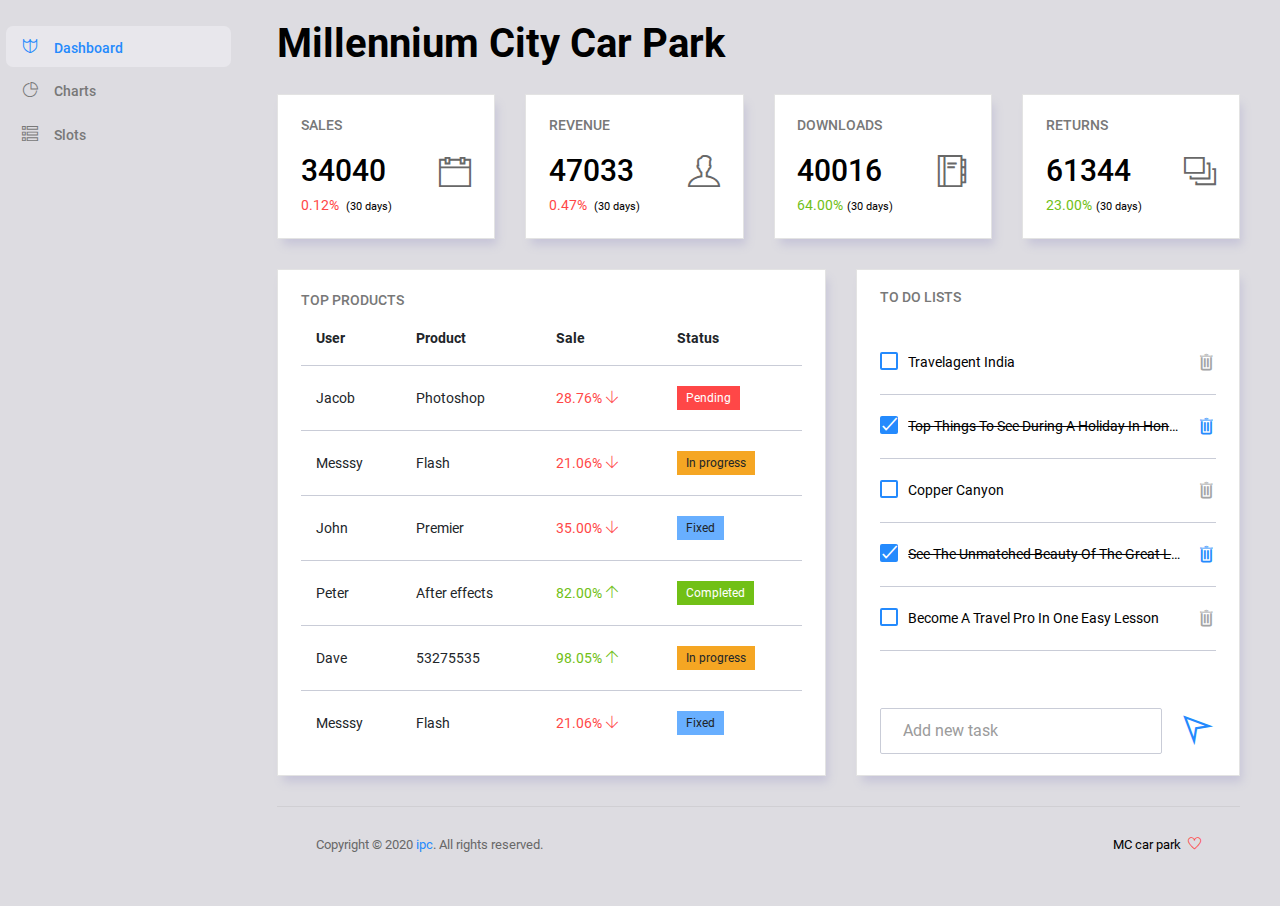
<file: template/index.html>
<!DOCTYPE html>
<html lang="en">

<head>
  <!-- Required meta tags -->
  <meta charset="utf-8">
  <meta name="viewport" content="width=device-width, initial-scale=1, shrink-to-fit=no">
  <title>Millennium  City Admin</title>
  <!-- plugins:css -->
  <link rel="stylesheet" href="vendors/ti-icons/css/themify-icons.css">
  <link rel="stylesheet" href="vendors/base/vendor.bundle.base.css">

  <link rel="stylesheet" href="css/style.css">
  <!-- endinject -->
  <link rel="shortcut icon" href="images/favicon.png" />
</head>
<body>
  <div class="container-scroller">
    <!-- partial:partials/_navbar.html -->

    <!-- partial -->
    <div class="container-fluid page-body-wrapper">
      <!-- partial:partials/_sidebar.html -->

      <nav class="sidebar sidebar-offcanvas" id="sidebar">
        <ul class="nav">
          <li class="nav-item">
            <a class="nav-link" href="index.html">
              <i class="ti-shield menu-icon"></i>
              <span class="menu-title">Dashboard</span>
            </a>
          </li>
          <li class="nav-item">
            <a class="nav-link" href="pages/charts/chartjs.html">
              <i class="ti-pie-chart menu-icon"></i>
              <span class="menu-title">Charts</span>
            </a>
          </li>
          <li class="nav-item">
            <a class="nav-link" href="pages/tables/basic-table.html">
              <i class="ti-view-list-alt menu-icon"></i>
              <span class="menu-title">Slots</span>
            </a>
          </li>
        </ul>
      </nav>
      <!-- partial -->
      <div class="main-panel">
        <div class="content-wrapper">
          <div class="row">
            <div class="col-md-12 grid-margin">
              <div class="d-flex justify-content-between align-items-center">
                <div>
                  <h2 class="font-weight-bold mb-0">Millennium City Car Park</h2>
                </div>
              </div>
            </div>
          </div>
          <div class="row">
            <div class="col-md-3 grid-margin stretch-card">
              <div class="card">
                <div class="card-body">
                  <p class="card-title text-md-center text-xl-left">Sales</p>
                  <div class="d-flex flex-wrap justify-content-between justify-content-md-center justify-content-xl-between align-items-center">
                    <h3 class="mb-0 mb-md-2 mb-xl-0 order-md-1 order-xl-0">34040</h3>
                    <i class="ti-calendar icon-md text-muted mb-0 mb-md-3 mb-xl-0"></i>
                  </div>  
                  <p class="mb-0 mt-2 text-danger">0.12% <span class="text-black ml-1"><small>(30 days)</small></span></p>
                </div>
              </div>
            </div>
            <div class="col-md-3 grid-margin stretch-card">
              <div class="card">
                <div class="card-body">
                  <p class="card-title text-md-center text-xl-left">Revenue</p>
                  <div class="d-flex flex-wrap justify-content-between justify-content-md-center justify-content-xl-between align-items-center">
                    <h3 class="mb-0 mb-md-2 mb-xl-0 order-md-1 order-xl-0">47033</h3>
                    <i class="ti-user icon-md text-muted mb-0 mb-md-3 mb-xl-0"></i>
                  </div>  
                  <p class="mb-0 mt-2 text-danger">0.47% <span class="text-black ml-1"><small>(30 days)</small></span></p>
                </div>
              </div>
            </div>
            <div class="col-md-3 grid-margin stretch-card">
              <div class="card">
                <div class="card-body">
                  <p class="card-title text-md-center text-xl-left">Downloads</p>
                  <div class="d-flex flex-wrap justify-content-between justify-content-md-center justify-content-xl-between align-items-center">
                    <h3 class="mb-0 mb-md-2 mb-xl-0 order-md-1 order-xl-0">40016</h3>
                    <i class="ti-agenda icon-md text-muted mb-0 mb-md-3 mb-xl-0"></i>
                  </div>  
                  <p class="mb-0 mt-2 text-success">64.00%<span class="text-black ml-1"><small>(30 days)</small></span></p>
                </div>
              </div>
            </div>
            <div class="col-md-3 grid-margin stretch-card">
              <div class="card">
                <div class="card-body">
                  <p class="card-title text-md-center text-xl-left">Returns</p>
                  <div class="d-flex flex-wrap justify-content-between justify-content-md-center justify-content-xl-between align-items-center">
                    <h3 class="mb-0 mb-md-2 mb-xl-0 order-md-1 order-xl-0">61344</h3>
                    <i class="ti-layers-alt icon-md text-muted mb-0 mb-md-3 mb-xl-0"></i>
                  </div>  
                  <p class="mb-0 mt-2 text-success">23.00%<span class="text-black ml-1"><small>(30 days)</small></span></p>
                </div>
              </div>
            </div>
          </div>

          <div class="row">
            <div class="col-md-7 grid-margin stretch-card">
              <div class="card">
                <div class="card-body">
                  <p class="card-title mb-0">Top Products</p>
                  <div class="table-responsive">
                    <table class="table table-hover">
                      <thead>
                        <tr>
                          <th>User</th>
                          <th>Product</th>
                          <th>Sale</th>
                          <th>Status</th>
                        </tr>
                      </thead>
                      <tbody>
                        <tr>
                          <td>Jacob</td>
                          <td>Photoshop</td>
                          <td class="text-danger"> 28.76% <i class="ti-arrow-down"></i></td>
                          <td><label class="badge badge-danger">Pending</label></td>
                        </tr>
                        <tr>
                          <td>Messsy</td>
                          <td>Flash</td>
                          <td class="text-danger"> 21.06% <i class="ti-arrow-down"></i></td>
                          <td><label class="badge badge-warning">In progress</label></td>
                        </tr>
                        <tr>
                          <td>John</td>
                          <td>Premier</td>
                          <td class="text-danger"> 35.00% <i class="ti-arrow-down"></i></td>
                          <td><label class="badge badge-info">Fixed</label></td>
                        </tr>
                        <tr>
                          <td>Peter</td>
                          <td>After effects</td>
                          <td class="text-success"> 82.00% <i class="ti-arrow-up"></i></td>
                          <td><label class="badge badge-success">Completed</label></td>
                        </tr>
                        <tr>
                          <td>Dave</td>
                          <td>53275535</td>
                          <td class="text-success"> 98.05% <i class="ti-arrow-up"></i></td>
                          <td><label class="badge badge-warning">In progress</label></td>
                        </tr>
                        <tr>
                          <td>Messsy</td>
                          <td>Flash</td>
                          <td class="text-danger"> 21.06% <i class="ti-arrow-down"></i></td>
                          <td><label class="badge badge-info">Fixed</label></td>
                        </tr>
                      </tbody>
                    </table>
                  </div>
                </div>
              </div>
            </div>
            <div class="col-md-5 grid-margin stretch-card">
							<div class="card">
								<div class="card-body">
									<h4 class="card-title">To Do Lists</h4>
									<div class="list-wrapper pt-2">
										<ul class="d-flex flex-column-reverse todo-list todo-list-custom">
											<li>
												<div class="form-check form-check-flat">
													<label class="form-check-label">
														<input class="checkbox" type="checkbox">
														Become A Travel Pro In One Easy Lesson
													</label>
												</div>
												<i class="remove ti-trash"></i>
											</li>
											<li class="completed">
												<div class="form-check form-check-flat">
													<label class="form-check-label">
														<input class="checkbox" type="checkbox" checked>
														See The Unmatched Beauty Of The Great Lakes
													</label>
												</div>
												<i class="remove ti-trash"></i>
											</li>
											<li>
												<div class="form-check form-check-flat">
													<label class="form-check-label">
														<input class="checkbox" type="checkbox">
														Copper Canyon
													</label>
												</div>
												<i class="remove ti-trash"></i>
											</li>
											<li class="completed">
												<div class="form-check form-check-flat">
													<label class="form-check-label">
														<input class="checkbox" type="checkbox" checked>
														Top Things To See During A Holiday In Hong Kong
													</label>
												</div>
												<i class="remove ti-trash"></i>
											</li>
											<li>
												<div class="form-check form-check-flat">
													<label class="form-check-label">
														<input class="checkbox" type="checkbox">
														Travelagent India
													</label>
												</div>
												<i class="remove ti-trash"></i>
											</li>
										</ul>
                  </div>
                  <div class="add-items d-flex mb-0 mt-4">
										<input type="text" class="form-control todo-list-input mr-2"  placeholder="Add new task">
										<button class="add btn btn-icon text-primary todo-list-add-btn bg-transparent"><i class="ti-location-arrow"></i></button>
									</div>
								</div>
							</div>
            </div>
          </div>

        <!-- content-wrapper ends -->
        <!-- partial:partials/_footer.html -->
        <footer class="footer">
          <div class="d-sm-flex justify-content-center justify-content-sm-between">
            <span class="text-muted text-center text-sm-left d-block d-sm-inline-block">Copyright © 2020 <a href="https://www.templatewatch.com/" target="_blank">ipc</a>. All rights reserved.</span>
            <span class="float-none float-sm-right d-block mt-1 mt-sm-0 text-center">MC car park <i class="ti-heart text-danger ml-1"></i></span>
          </div>
        </footer>
        <!-- partial -->
      </div>
      <!-- main-panel ends -->
    </div>
    <!-- page-body-wrapper ends -->
  </div>
  <!-- container-scroller -->

  <!-- plugins:js -->
  <script src="vendors/base/vendor.bundle.base.js"></script>
  <!-- endinject -->
  <!-- Plugin js for this page-->
  <script src="vendors/chart.js/Chart.min.js"></script>
  <!-- End plugin js for this page-->
  <!-- inject:js -->
  <script src="js/off-canvas.js"></script>
  <script src="js/hoverable-collapse.js"></script>
  <script src="js/template.js"></script>
  <script src="js/todolist.js"></script>
  <!-- endinject -->
  <!-- Custom js for this page-->
  <script src="js/dashboard.js"></script>
  <!-- End custom js for this page-->
</body>

</html>
</file>
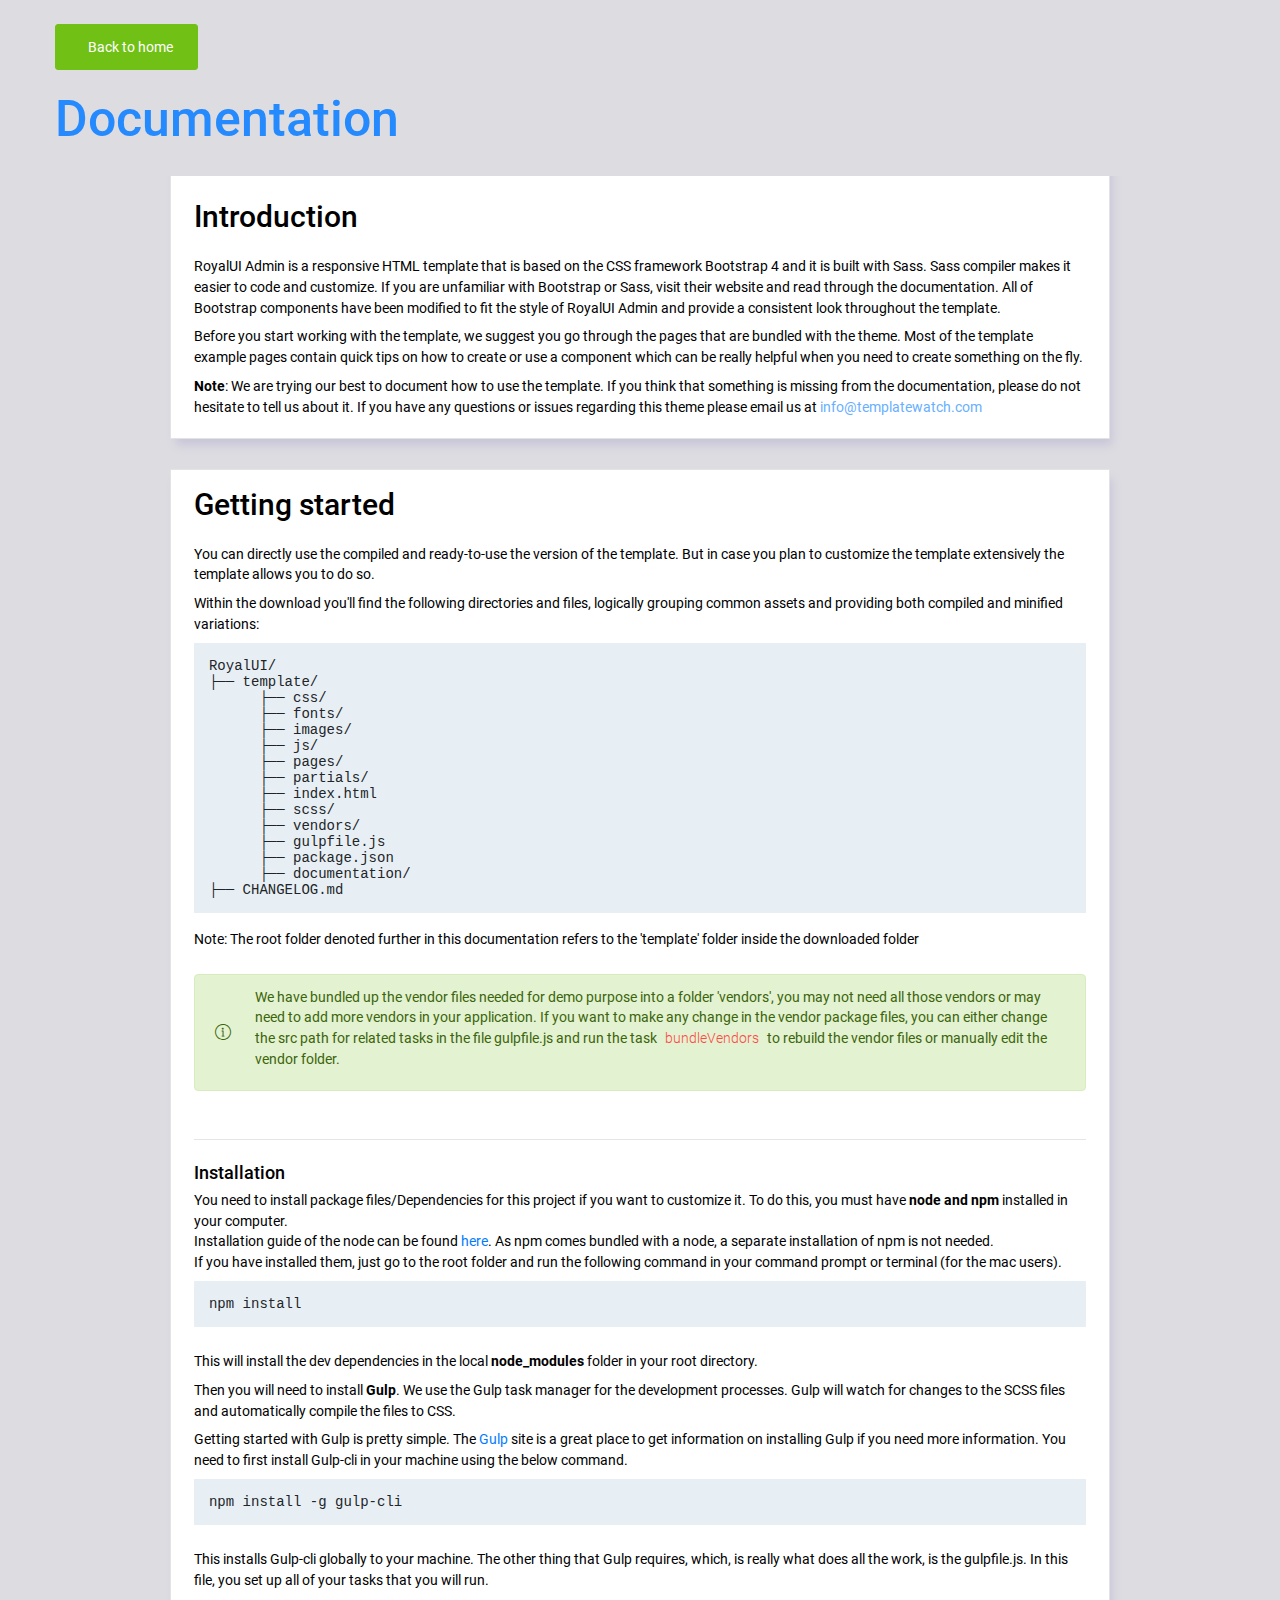
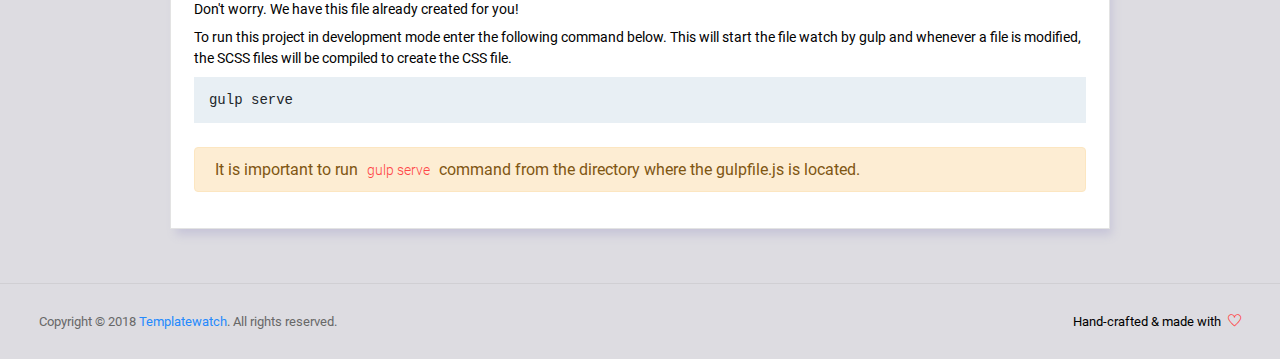
<file: template/documentation/documentation.html>
<!DOCTYPE html>
<html lang="en">

<head>
  <!-- Required meta tags -->
  <meta charset="utf-8">
  <meta name="viewport" content="width=device-width, initial-scale=1, shrink-to-fit=no">
  <title>RoyalUI Admin Dashboard</title>
  <!-- plugins:css -->
  <link rel="stylesheet" href="../vendors/ti-icons/css/themify-icons.css">
  <link rel="stylesheet" href="../vendors/base/vendor.bundle.base.css">
  <!-- endinject -->
  <!-- plugin css for this page -->
  <!-- End plugin css for this page -->
  <!-- inject:css -->
  <link rel="stylesheet" href="../css/style.css">
  <!-- endinject -->
  <link rel="shortcut icon" href="../images/favicon.png" />
</head>

<body>
  <div class="container-scroller">
    <div class="container-fluid page-body-wrapper full-page-wrapper">
      <div class="main-panel w-100  documentation">
        <div class="content-wrapper">
          <div class="container-fluid">
            <div class="row">
              <div class="col-12 doc-header">
                <a class="btn btn-success" href="../index.html"><i class="mdi mdi-home mr-2"></i>Back to home</a>
                <h1 class="text-primary mt-4">Documentation</h1>
              </div>
            </div>
            <div class="row doc-content">
              <div class="col-12 col-md-10 offset-md-1">
                <div class="col-12 grid-margin" id="doc-intro">
                    <div class="card">
                        <div class="card-body">
                            <h3 class="mb-4 mt-4">Introduction</h3>
                            <p>RoyalUI Admin is a responsive HTML template that is based on the CSS framework Bootstrap 4 and it is built with Sass. Sass compiler makes it easier to code and customize. If you are unfamiliar with Bootstrap or Sass, visit their
                                website and read through the documentation. All of Bootstrap components have been modified to fit the style of RoyalUI Admin and provide a consistent look throughout the template.</p>
                            <p>Before you start working with the template, we suggest you go through the pages that are bundled with the theme. Most of the template example pages contain quick tips on how to create or use a component which can
                                be really helpful when you need to create something on the fly.</p>
                            <p class="d-inline"><strong>Note</strong>: We are trying our best to document how to use the template. If you think that something is missing from the documentation, please do not hesitate to tell us about it. If you have any questions or issues regarding this theme please email us at <a class="d-inline text-info" href="mailto:info@templatewatch.com">info@templatewatch.com</a></p>
                        </div>
                    </div>
                </div>
                <div class="col-12 grid-margin" id="doc-started">
                    <div class="card">
                        <div class="card-body">
                            <h3 class="mb-4">Getting started</h3>
                            <p>You can directly use the compiled and ready-to-use the version of the template. But in case you plan to customize the template extensively the template allows you to do so.</p>
                            <p>Within the download you'll find the following directories and files, logically grouping common assets and providing both compiled and minified variations:</p>
                            <pre>
RoyalUI/
├── template/
      ├── css/
      ├── fonts/
      ├── images/
      ├── js/
      ├── pages/
      ├── partials/
      ├── index.html
      ├── scss/
      ├── vendors/
      ├── gulpfile.js
      ├── package.json                           
      ├── documentation/
├── CHANGELOG.md</pre>
                            <p class="mt-1">Note: The root folder denoted further in this documentation refers to the 'template' folder inside the downloaded folder</p>
                            <div class="alert alert-success mt-4 d-flex align-items-center" role="alert">
                              <i class="ti-info-alt mr-4"></i>
                              <p>We have bundled up the vendor files needed for demo purpose into a folder 'vendors', you may not need all those vendors or may need to add more vendors in your application. If you want to make any change in the vendor package files, you can either change the src path for related tasks in the file gulpfile.js and run the task <code> bundleVendors </code> to rebuild the vendor files or manually edit the vendor folder.</p>
                            </div>
                            <hr class="mt-5">
                            <h4 class="mt-4">Installation</h4>
                            <p class="mb-0">
                              You need to install package files/Dependencies for this project if you want to customize it. To do this, you must have <span class="font-weight-bold">node and npm</span> installed in your computer.
                            </p>
                            <p class="mb-0">Installation guide of the node can be found <a href="https://nodejs.org/en/">here</a>. As npm comes bundled with a node, a separate installation of npm is not needed.</p>
                            <p>
                                If you have installed them, just go to the root folder and run the following command in your command prompt or terminal (for the mac users).
                            </p>
                            <pre class="shell-mode">
npm install</pre>
                            <p class="mt-4">
                              This will install the dev dependencies in the local <span class="font-weight-bold">node_modules</span> folder in your root directory.
                            </p>
                            <p class="mt-2">
                              Then you will need to install <span class="font-weight-bold">Gulp</span>. We use the Gulp task manager for the development processes. Gulp will watch for changes to the SCSS files and automatically compile the files to CSS.
                            </p>
                            <p>Getting started with Gulp is pretty simple. The <a href="https://gulpjs.com/" target="_blank">Gulp</a> site is a great place to get information on installing Gulp if you need more information. You need to first install Gulp-cli in your machine using the below command.</p>
                            <pre class="shell-mode">
npm install -g gulp-cli</pre>
                            <p class="mt-4">This installs Gulp-cli globally to your machine. The other thing that Gulp requires, which, is really what does all the work, is the gulpfile.js. In this file, you set up all of your tasks that you will run.</p>
                            <p>Don't worry. We have this file already created for you!</p>
                            <p>To run this project in development mode enter the following command below. This will start the file watch by gulp and whenever a file is modified, the SCSS files will be compiled to create the CSS file.</p>
<pre class="shell-mode">
gulp serve</pre>           
                            <div class="alert alert-warning mt-4" role="alert">
                              <i class="ti-info-alt-outline"></i>It is important to run <code>gulp serve</code> command from the directory where the gulpfile.js is located.
                            </div>
                        </div>
                    </div>
                </div>
              </div>
            </div>
          </div>
        </div>
        <!-- partial:../partials/_footer.html -->

        <footer class="footer">
          <div class="d-sm-flex justify-content-center justify-content-sm-between">
            <span class="text-muted text-center text-sm-left d-block d-sm-inline-block">Copyright © 2018 <a href="https://www.templatewatch.com/" target="_blank">Templatewatch</a>. All rights reserved.</span>
            <span class="float-none float-sm-right d-block mt-1 mt-sm-0 text-center">Hand-crafted & made with <i class="ti-heart text-danger ml-1"></i></span>
          </div>
        </footer>

        <!-- partial -->
      </div>
    </div>
  </div>
<!-- plugins:js -->
<script src="../vendors/base/vendor.bundle.base.js"></script>
<!-- endinject -->
<!-- inject:js -->
<script src="../js/off-canvas.js"></script>
<script src="../js/hoverable-collapse.js"></script>
<script src="../js/template.js"></script>
<script src="../js/todolist.js"></script>
<!-- endinject -->
<!-- Custom js for this page-->
<script src="../js/documentation.js"></script> 
<!-- End custom js for this page-->
</body>

</html>
</file>
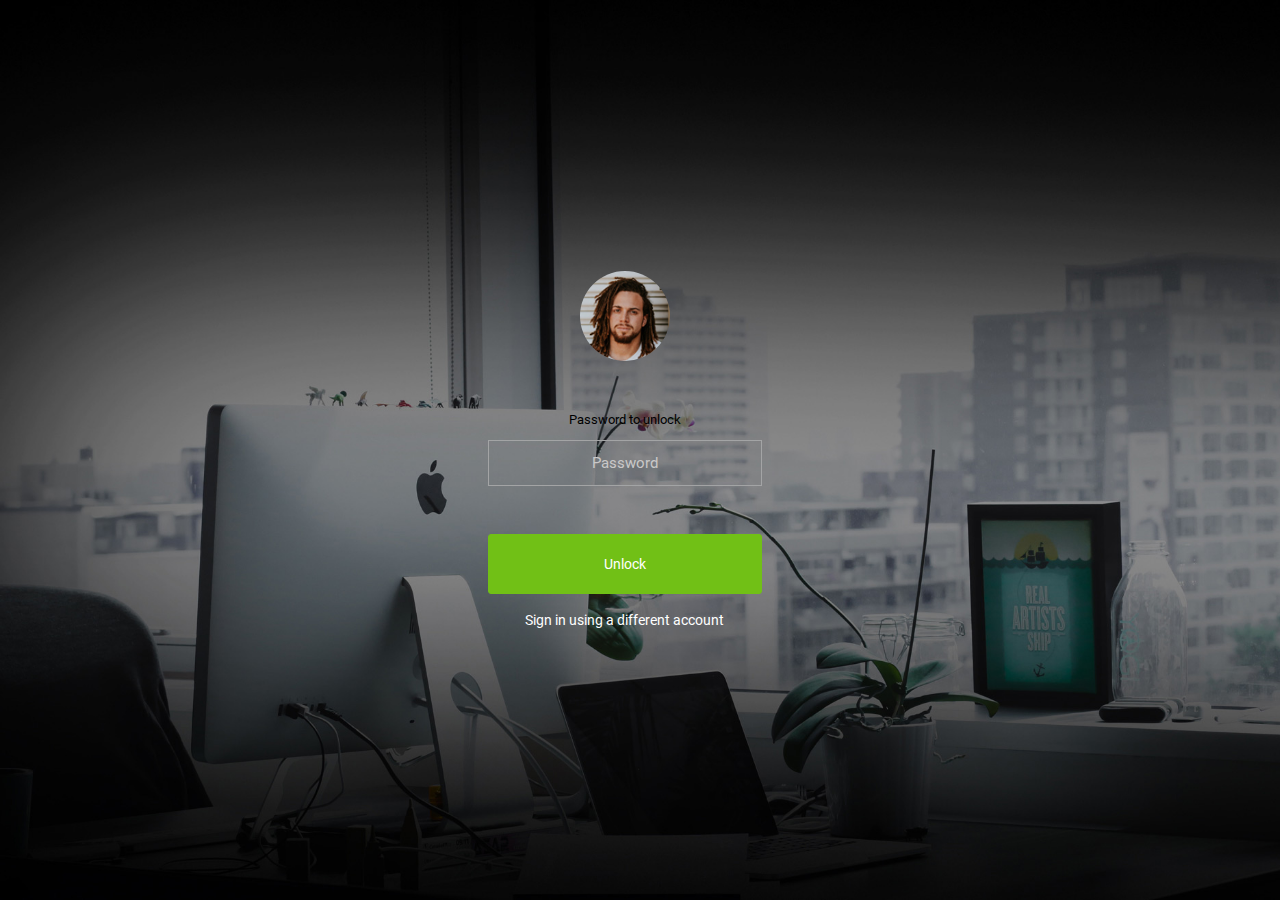
<file: template/pages/samples/lock-screen.html>
<!DOCTYPE html>
<html lang="en">

<head>
  <!-- Required meta tags -->
  <meta charset="utf-8">
  <meta name="viewport" content="width=device-width, initial-scale=1, shrink-to-fit=no">
  <title>RoyalUI Admin</title>
  <!-- plugins:css -->
  <link rel="stylesheet" href="../../vendors/ti-icons/css/themify-icons.css">
  <link rel="stylesheet" href="../../vendors/base/vendor.bundle.base.css">
  <!-- endinject -->
  <!-- plugin css for this page -->
  <!-- End plugin css for this page -->
  <!-- inject:css -->
  <link rel="stylesheet" href="../../css/style.css">
  <!-- endinject -->
  <link rel="shortcut icon" href="../../images/favicon.png" />
</head>

<body>
  <div class="container-scroller">
    <div class="container-fluid page-body-wrapper full-page-wrapper">
      <div class="content-wrapper d-flex align-items-center auth lock-full-bg">
        <div class="row w-100">
          <div class="col-lg-4 mx-auto">
            <div class="auth-form-transparent text-left p-5 text-center">
              <img src="../../images/faces/face13.jpg" class="lock-profile-img" alt="img">
              <form class="pt-5">
                <div class="form-group">
                  <label for="examplePassword1">Password to unlock</label>
                  <input type="password" class="form-control text-center" id="examplePassword1" placeholder="Password">
                </div>
                <div class="mt-5">
                  <a class="btn btn-block btn-success btn-lg font-weight-medium" href="../../index.html">Unlock</a>
                </div>
                <div class="mt-3 text-center">
                  <a href="#" class="auth-link text-white">Sign in using a different account</a>
                </div>
              </form>
            </div>
          </div>
        </div>
      </div>
      <!-- content-wrapper ends -->
    </div>
    <!-- page-body-wrapper ends -->
  </div>
  <!-- container-scroller -->
  <!-- plugins:js -->
  <script src="../../vendors/base/vendor.bundle.base.js"></script>
  <!-- endinject -->
  <!-- inject:js -->
  <script src="../../js/off-canvas.js"></script>
  <script src="../../js/hoverable-collapse.js"></script>
  <script src="../../js/template.js"></script>
  <script src="../../js/todolist.js"></script>
  <!-- endinject -->
</body>

</html>
</file>
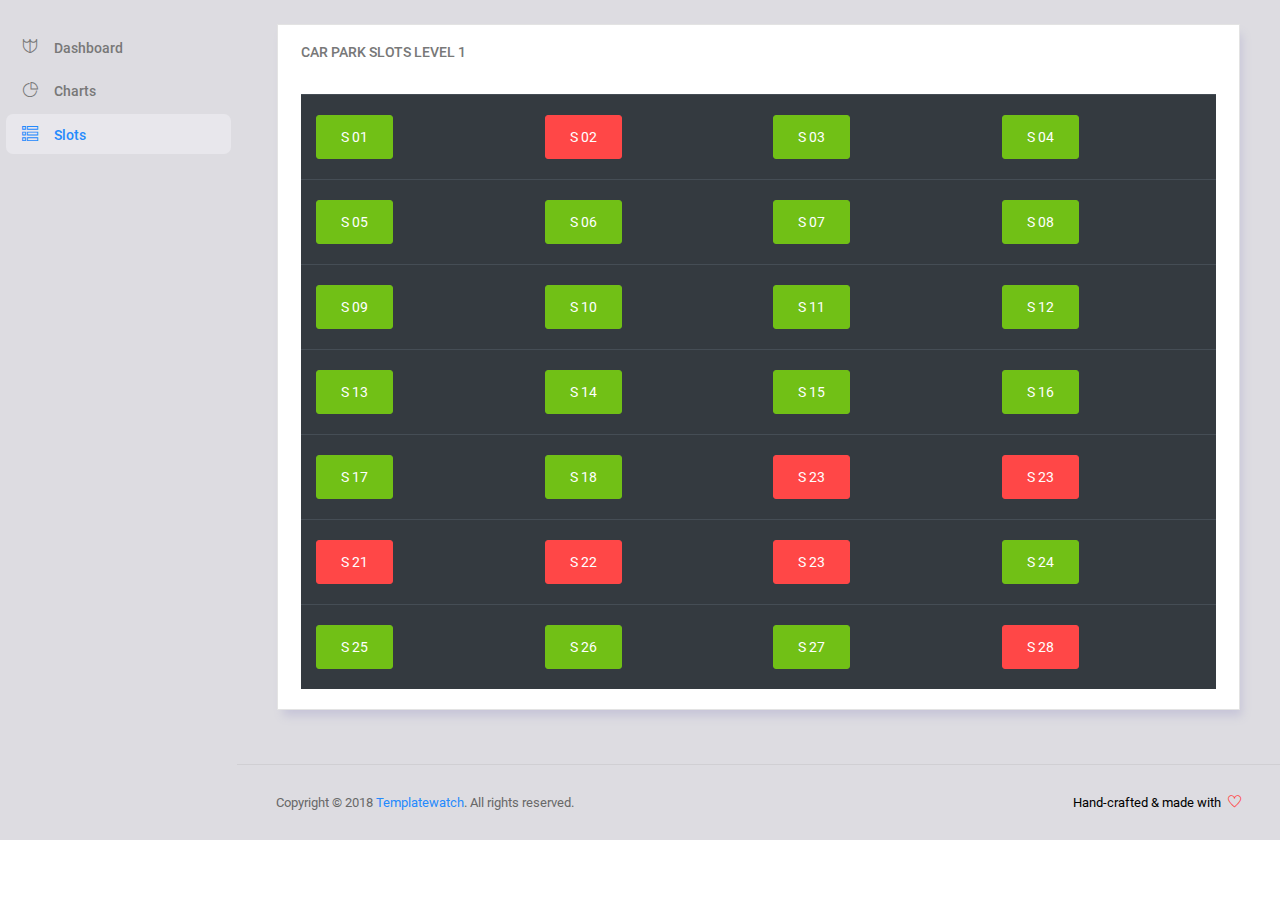
<file: template/pages/tables/basic-table.html>
<!DOCTYPE html>
<html lang="en">

<head>
  <!-- Required meta tags -->
  <meta charset="utf-8">
  <meta name="viewport" content="width=device-width, initial-scale=1, shrink-to-fit=no">
  <title>RoyalUI Admin</title>
  <!-- plugins:css -->
  <link rel="stylesheet" href="../../vendors/ti-icons/css/themify-icons.css">
  <link rel="stylesheet" href="../../vendors/base/vendor.bundle.base.css">
  <!-- endinject -->
  <!-- inject:css -->
  <link rel="stylesheet" href="../../css/style.css">
  <!-- endinject -->
  <link rel="shortcut icon" href="../../images/favicon.png" />
</head>

<body>
  <div class="container-scroller">
    <!-- partial:../../partials/_navbar.html -->
    <nav class="navbar col-lg-12 col-12 p-0 fixed-top d-flex flex-row">
    </nav>
    <!-- partial -->
    <div class="container-fluid page-body-wrapper">
      <!-- partial:../../partials/_sidebar.html -->
      <nav class="sidebar sidebar-offcanvas" id="sidebar">
        <ul class="nav">
          <li class="nav-item">
            <a class="nav-link" href="../../index.html">
              <i class="ti-shield menu-icon"></i>
              <span class="menu-title">Dashboard</span>
            </a>
          </li>

          <li class="nav-item">
            <a class="nav-link" href="../../pages/charts/chartjs.html">
              <i class="ti-pie-chart menu-icon"></i>
              <span class="menu-title">Charts</span>
            </a>
          </li>
          <li class="nav-item">
            <a class="nav-link" href="../../pages/tables/basic-table.html">
              <i class="ti-view-list-alt menu-icon"></i>
              <span class="menu-title">Slots</span>
            </a>
          </li>
        </ul>
      </nav>
      <!-- partial -->
      <div class="main-panel">
        <div class="content-wrapper">
          <div class="row">
         <!--   <div class="col-lg-6 grid-margin stretch-card">
              <div class="card">
                <div class="card-body">
                  <h4 class="card-title">Basic Table</h4>
                  <p class="card-description">
                    Add class <code>.table</code>
                  </p>
                  <div class="table-responsive">
                    <table class="table">
                      <thead>
                        <tr>
                          <th>Profile</th>
                          <th>VatNo.</th>
                          <th>Created</th>
                          <th>Status</th>
                        </tr>
                      </thead>
                      <tbody>
                        <tr>
                          <td>Jacob</td>
                          <td>53275531</td>
                          <td>12 May 2017</td>
                          <td><label class="badge badge-danger">Pending</label></td>
                        </tr>
                        <tr>
                          <td>Messsy</td>
                          <td>53275532</td>
                          <td>15 May 2017</td>
                          <td><label class="badge badge-warning">In progress</label></td>
                        </tr>
                        <tr>
                          <td>John</td>
                          <td>53275533</td>
                          <td>14 May 2017</td>
                          <td><label class="badge badge-info">Fixed</label></td>
                        </tr>
                        <tr>
                          <td>Peter</td>
                          <td>53275534</td>
                          <td>16 May 2017</td>
                          <td><label class="badge badge-success">Completed</label></td>
                        </tr>
                        <tr>
                          <td>Dave</td>
                          <td>53275535</td>
                          <td>20 May 2017</td>
                          <td><label class="badge badge-warning">In progress</label></td>
                        </tr>
                      </tbody>
                    </table>
                  </div>
                </div>
              </div>
            </div>-->
          <!--  <div class="col-lg-6 grid-margin stretch-card">
             &lt;!&ndash; <div class="card">
                <div class="card-body">
                  <h4 class="card-title">Hoverable Table</h4>
                  <p class="card-description">
                    Add class <code>.table-hover</code>
                  </p>
                  <div class="table-responsive">
                    <table class="table table-hover">
                      <thead>
                        <tr>
                          <th>User</th>
                          <th>Product</th>
                          <th>Sale</th>
                          <th>Status</th>
                        </tr>
                      </thead>
                      <tbody>
                        <tr>
                          <td>Jacob</td>
                          <td>Photoshop</td>
                          <td class="text-danger"> 28.76% <i class="ti-arrow-down"></i></td>
                          <td><label class="badge badge-danger">Pending</label></td>
                        </tr>
                        <tr>
                          <td>Messsy</td>
                          <td>Flash</td>
                          <td class="text-danger"> 21.06% <i class="ti-arrow-down"></i></td>
                          <td><label class="badge badge-warning">In progress</label></td>
                        </tr>
                        <tr>
                          <td>John</td>
                          <td>Premier</td>
                          <td class="text-danger"> 35.00% <i class="ti-arrow-down"></i></td>
                          <td><label class="badge badge-info">Fixed</label></td>
                        </tr>
                        <tr>
                          <td>Peter</td>
                          <td>After effects</td>
                          <td class="text-success"> 82.00% <i class="ti-arrow-up"></i></td>
                          <td><label class="badge badge-success">Completed</label></td>
                        </tr>
                        <tr>
                          <td>Dave</td>
                          <td>53275535</td>
                          <td class="text-success"> 98.05% <i class="ti-arrow-up"></i></td>
                          <td><label class="badge badge-warning">In progress</label></td>
                        </tr>
                      </tbody>
                    </table>
                  </div>
                </div>
              </div>&ndash;&gt;
            </div>-->

           <!-- <div class="col-lg-12 grid-margin stretch-card">
              <div class="card">
                <div class="card-body">
                  <h4 class="card-title">Bordered table</h4>
                  <p class="card-description">
                    Add class <code>.table-bordered</code>
                  </p>
                  <div class="table-responsive pt-3">
                    <table class="table table-bordered">
                      <thead>
                        <tr>
                          <th>
                            #
                          </th>
                          <th>
                            First name
                          </th>
                          <th>
                            Progress
                          </th>
                          <th>
                            Amount
                          </th>
                          <th>
                            Deadline
                          </th>
                        </tr>
                      </thead>
                      <tbody>
                        <tr>
                          <td>
                            1
                          </td>
                          <td>
                            Herman Beck
                          </td>
                          <td>
                            <div class="progress">
                              <div class="progress-bar bg-success" role="progressbar" style="width: 25%" aria-valuenow="25" aria-valuemin="0" aria-valuemax="100"></div>
                            </div>
                          </td>
                          <td>
                            $ 77.99
                          </td>
                          <td>
                            May 15, 2015
                          </td>
                        </tr>
                        <tr>
                          <td>
                            2
                          </td>
                          <td>
                            Messsy Adam
                          </td>
                          <td>
                            <div class="progress">
                              <div class="progress-bar bg-danger" role="progressbar" style="width: 75%" aria-valuenow="75" aria-valuemin="0" aria-valuemax="100"></div>
                            </div>
                          </td>
                          <td>
                            $245.30
                          </td>
                          <td>
                            July 1, 2015
                          </td>
                        </tr>
                        <tr>
                          <td>
                            3
                          </td>
                          <td>
                            John Richards
                          </td>
                          <td>
                            <div class="progress">
                              <div class="progress-bar bg-warning" role="progressbar" style="width: 90%" aria-valuenow="90" aria-valuemin="0" aria-valuemax="100"></div>
                            </div>
                          </td>
                          <td>
                            $138.00
                          </td>
                          <td>
                            Apr 12, 2015
                          </td>
                        </tr>
                        <tr>
                          <td>
                            4
                          </td>
                          <td>
                            Peter Meggik
                          </td>
                          <td>
                            <div class="progress">
                              <div class="progress-bar bg-primary" role="progressbar" style="width: 50%" aria-valuenow="50" aria-valuemin="0" aria-valuemax="100"></div>
                            </div>
                          </td>
                          <td>
                            $ 77.99
                          </td>
                          <td>
                            May 15, 2015
                          </td>
                        </tr>
                        <tr>
                          <td>
                            5
                          </td>
                          <td>
                            Edward
                          </td>
                          <td>
                            <div class="progress">
                              <div class="progress-bar bg-danger" role="progressbar" style="width: 35%" aria-valuenow="35" aria-valuemin="0" aria-valuemax="100"></div>
                            </div>
                          </td>
                          <td>
                            $ 160.25
                          </td>
                          <td>
                            May 03, 2015
                          </td>
                        </tr>
                        <tr>
                          <td>
                            6
                          </td>
                          <td>
                            John Doe
                          </td>
                          <td>
                            <div class="progress">
                              <div class="progress-bar bg-info" role="progressbar" style="width: 65%" aria-valuenow="65" aria-valuemin="0" aria-valuemax="100"></div>
                            </div>
                          </td>
                          <td>
                            $ 123.21
                          </td>
                          <td>
                            April 05, 2015
                          </td>
                        </tr>
                        <tr>
                          <td>
                            7
                          </td>
                          <td>
                            Henry Tom
                          </td>
                          <td>
                            <div class="progress">
                              <div class="progress-bar bg-warning" role="progressbar" style="width: 20%" aria-valuenow="20" aria-valuemin="0" aria-valuemax="100"></div>
                            </div>
                          </td>
                          <td>
                            $ 150.00
                          </td>
                          <td>
                            June 16, 2015
                          </td>
                        </tr>
                      </tbody>
                    </table>
                  </div>
                </div>
              </div>
            </div>-->
            <div class="col-lg-12 grid-margin stretch-card">
              <div class="card">
                <div class="card-body">
                  <h4 class="card-title">Car Park Slots Level 1</h4>
                <!--  <p class="card-description">
                    Add class <code>.table-dark</code>
                  </p>-->
                  <div class="table-responsive pt-3">
                    <table class="table table-dark">
                      <thead>
                     <!--   <tr>
                          <th>
                            #
                          </th>
                          <th>
                            First name
                          </th>
                          <th>
                            Amount
                          </th>
                          <th>
                            Deadline
                          </th>
                        </tr>-->
                      </thead>
                      <tbody>
                        <tr>
                          <td>
                            <button type="button" class="btn btn-success">S 01</button>

                          </td>
                          <td>

                            <button type="button" class="btn btn-danger">S 02</button>
                          </td>
                          <td>
                            <button type="button" class="btn btn-success">S 03</button>
                          </td>
                          <td>
                            <button type="button" class="btn btn-success">S 04</button>
                          </td>
                        </tr>
                        <tr>
                          <td>
                            <button type="button" class="btn btn-success">S 05</button>
                          </td>
                          <td>
                            <button type="button" class="btn btn-success">S 06</button>
                          </td>
                          <td>
                            <button type="button" class="btn btn-success">S 07</button>
                          </td>
                          <td>
                            <button type="button" class="btn btn-success">S 08</button>
                          </td>
                        </tr>
                        <tr>
                          <td>
                            <button type="button" class="btn btn-success">S 09</button>
                          </td>
                          <td>
                            <button type="button" class="btn btn-success">S 10</button>
                          </td>
                          <td>
                            <button type="button" class="btn btn-success">S 11</button>
                          </td>
                          <td>
                            <button type="button" class="btn btn-success">S 12</button>
                          </td>
                        </tr>
                        <tr>
                          <td>
                            <button type="button" class="btn btn-success">S 13</button>
                          </td>
                          <td>
                            <button type="button" class="btn btn-success">S 14</button>
                          </td>
                          <td>
                            <button type="button" class="btn btn-success">S 15</button>
                          </td>
                          <td>
                            <button type="button" class="btn btn-success">S 16</button>
                          </td>
                        </tr>
                        <tr>
                          <td>
                            <button type="button" class="btn btn-success">S 17</button>
                          </td>
                          <td>
                            <button type="button" class="btn btn-success">S 18</button>
                          </td>
                          <td>
                            <button type="button" class="btn btn-danger">S 23</button>
                          </td>
                          <td>
                            <button type="button" class="btn btn-danger">S 23</button>
                          </td>
                        </tr>
                        <tr>
                          <td>
                            <button type="button" class="btn btn-danger">S 21</button>
                          </td>
                          <td>
                            <button type="button" class="btn btn-danger">S 22</button>
                          </td>
                          <td>
                            <button type="button" class="btn btn-danger">S 23</button>
                          </td>
                          <td>
                            <button type="button" class="btn btn-success">S 24</button>
                          </td>
                        </tr>
                        <tr>
                          <td>
                            <button type="button" class="btn btn-success">S 25</button>
                          </td>
                          <td>
                            <button type="button" class="btn btn-success">S 26</button>
                          </td>
                          <td>
                            <button type="button" class="btn btn-success">S 27</button>
                          </td>
                          <td>
                            <button type="button" class="btn btn-danger">S 28</button>
                          </td>
                        </tr>
                      </tbody>
                    </table>
                  </div>
                </div>
              </div>
            </div>
          <!--  <div class="col-lg-12 stretch-card">
              <div class="card">
                <div class="card-body">
                  <h4 class="card-title">Table with contextual classes</h4>
                  <p class="card-description">
                    Add class <code>.table-{color}</code>
                  </p>
                  <div class="table-responsive pt-3">
                    <table class="table table-bordered">
                      <thead>
                        <tr>
                          <th>
                            #
                          </th>
                          <th>
                            First name
                          </th>
                          <th>
                            Product
                          </th>
                          <th>
                            Amount
                          </th>
                          <th>
                            Deadline
                          </th>
                        </tr>
                      </thead>
                      <tbody>
                        <tr class="table-info">
                          <td>
                            1
                          </td>
                          <td>
                            Herman Beck
                          </td>
                          <td>
                            Photoshop
                          </td>
                          <td>
                            $ 77.99
                          </td>
                          <td>
                            May 15, 2015
                          </td>
                        </tr>
                        <tr class="table-warning">
                          <td>
                            2
                          </td>
                          <td>
                            Messsy Adam
                          </td>
                          <td>
                            Flash
                          </td>
                          <td>
                            $245.30
                          </td>
                          <td>
                            July 1, 2015
                          </td>
                        </tr>
                        <tr class="table-danger">
                          <td>
                            3
                          </td>
                          <td>
                            John Richards
                          </td>
                          <td>
                            Premeire
                          </td>
                          <td>
                            $138.00
                          </td>
                          <td>
                            Apr 12, 2015
                          </td>
                        </tr>
                        <tr class="table-success">
                          <td>
                            4
                          </td>
                          <td>
                            Peter Meggik
                          </td>
                          <td>
                            After effects
                          </td>
                          <td>
                            $ 77.99
                          </td>
                          <td>
                            May 15, 2015
                          </td>
                        </tr>
                        <tr class="table-primary">
                          <td>
                            5
                          </td>
                          <td>
                            Edward
                          </td>
                          <td>
                            Illustrator
                          </td>
                          <td>
                            $ 160.25
                          </td>
                          <td>
                            May 03, 2015
                          </td>
                        </tr>
                      </tbody>
                    </table>
                  </div>
                </div>
              </div>
            </div>-->
          </div>
        </div>
        <!-- content-wrapper ends -->
        <!-- partial:../../partials/_footer.html -->
        <footer class="footer">
          <div class="d-sm-flex justify-content-center justify-content-sm-between">
            <span class="text-muted text-center text-sm-left d-block d-sm-inline-block">Copyright © 2018 <a href="https://www.templatewatch.com/" target="_blank">Templatewatch</a>. All rights reserved.</span>
            <span class="float-none float-sm-right d-block mt-1 mt-sm-0 text-center">Hand-crafted & made with <i class="ti-heart text-danger ml-1"></i></span>
          </div>
        </footer>
        <!-- partial -->
      </div>
      <!-- main-panel ends -->
    </div>
    <!-- page-body-wrapper ends -->
  </div>
  <!-- container-scroller -->
  <!-- plugins:js -->
  <script src="../../vendors/base/vendor.bundle.base.js"></script>
  <!-- endinject -->
  <!-- Plugin js for this page-->
  <!-- End plugin js for this page-->
  <!-- inject:js -->
  <script src="../../js/off-canvas.js"></script>
  <script src="../../js/hoverable-collapse.js"></script>
  <script src="../../js/template.js"></script>
  <script src="../../js/todolist.js"></script>
  <!-- endinject -->
  <!-- Custom js for this page-->
  <!-- End custom js for this page-->
</body>

</html>
</file>
<file: template/vendors/ti-icons/css/themify-icons.css>
@font-face {
	font-family: 'themify';
	src:url('../fonts/themify.eot');
	src:url('../fonts/themify.eot?#iefix') format('embedded-opentype'),
		url('../fonts/themify.woff') format('woff'),
		url('../fonts/themify.ttf') format('truetype'),
		url('../fonts/themify.svg') format('svg');
	font-weight: normal;
	font-style: normal;
}

[class^="ti-"], [class*=" ti-"] {
	font-family: 'themify';
	speak: none;
	font-style: normal;
	font-weight: normal;
	font-variant: normal;
	text-transform: none;
	line-height: 1;

	/* Better Font Rendering =========== */
	-webkit-font-smoothing: antialiased;
	-moz-osx-font-smoothing: grayscale;
}

.ti-wand:before {
	content: "\e600";
}
.ti-volume:before {
	content: "\e601";
}
.ti-user:before {
	content: "\e602";
}
.ti-unlock:before {
	content: "\e603";
}
.ti-unlink:before {
	content: "\e604";
}
.ti-trash:before {
	content: "\e605";
}
.ti-thought:before {
	content: "\e606";
}
.ti-target:before {
	content: "\e607";
}
.ti-tag:before {
	content: "\e608";
}
.ti-tablet:before {
	content: "\e609";
}
.ti-star:before {
	content: "\e60a";
}
.ti-spray:before {
	content: "\e60b";
}
.ti-signal:before {
	content: "\e60c";
}
.ti-shopping-cart:before {
	content: "\e60d";
}
.ti-shopping-cart-full:before {
	content: "\e60e";
}
.ti-settings:before {
	content: "\e60f";
}
.ti-search:before {
	content: "\e610";
}
.ti-zoom-in:before {
	content: "\e611";
}
.ti-zoom-out:before {
	content: "\e612";
}
.ti-cut:before {
	content: "\e613";
}
.ti-ruler:before {
	content: "\e614";
}
.ti-ruler-pencil:before {
	content: "\e615";
}
.ti-ruler-alt:before {
	content: "\e616";
}
.ti-bookmark:before {
	content: "\e617";
}
.ti-bookmark-alt:before {
	content: "\e618";
}
.ti-reload:before {
	content: "\e619";
}
.ti-plus:before {
	content: "\e61a";
}
.ti-pin:before {
	content: "\e61b";
}
.ti-pencil:before {
	content: "\e61c";
}
.ti-pencil-alt:before {
	content: "\e61d";
}
.ti-paint-roller:before {
	content: "\e61e";
}
.ti-paint-bucket:before {
	content: "\e61f";
}
.ti-na:before {
	content: "\e620";
}
.ti-mobile:before {
	content: "\e621";
}
.ti-minus:before {
	content: "\e622";
}
.ti-medall:before {
	content: "\e623";
}
.ti-medall-alt:before {
	content: "\e624";
}
.ti-marker:before {
	content: "\e625";
}
.ti-marker-alt:before {
	content: "\e626";
}
.ti-arrow-up:before {
	content: "\e627";
}
.ti-arrow-right:before {
	content: "\e628";
}
.ti-arrow-left:before {
	content: "\e629";
}
.ti-arrow-down:before {
	content: "\e62a";
}
.ti-lock:before {
	content: "\e62b";
}
.ti-location-arrow:before {
	content: "\e62c";
}
.ti-link:before {
	content: "\e62d";
}
.ti-layout:before {
	content: "\e62e";
}
.ti-layers:before {
	content: "\e62f";
}
.ti-layers-alt:before {
	content: "\e630";
}
.ti-key:before {
	content: "\e631";
}
.ti-import:before {
	content: "\e632";
}
.ti-image:before {
	content: "\e633";
}
.ti-heart:before {
	content: "\e634";
}
.ti-heart-broken:before {
	content: "\e635";
}
.ti-hand-stop:before {
	content: "\e636";
}
.ti-hand-open:before {
	content: "\e637";
}
.ti-hand-drag:before {
	content: "\e638";
}
.ti-folder:before {
	content: "\e639";
}
.ti-flag:before {
	content: "\e63a";
}
.ti-flag-alt:before {
	content: "\e63b";
}
.ti-flag-alt-2:before {
	content: "\e63c";
}
.ti-eye:before {
	content: "\e63d";
}
.ti-export:before {
	content: "\e63e";
}
.ti-exchange-vertical:before {
	content: "\e63f";
}
.ti-desktop:before {
	content: "\e640";
}
.ti-cup:before {
	content: "\e641";
}
.ti-crown:before {
	content: "\e642";
}
.ti-comments:before {
	content: "\e643";
}
.ti-comment:before {
	content: "\e644";
}
.ti-comment-alt:before {
	content: "\e645";
}
.ti-close:before {
	content: "\e646";
}
.ti-clip:before {
	content: "\e647";
}
.ti-angle-up:before {
	content: "\e648";
}
.ti-angle-right:before {
	content: "\e649";
}
.ti-angle-left:before {
	content: "\e64a";
}
.ti-angle-down:before {
	content: "\e64b";
}
.ti-check:before {
	content: "\e64c";
}
.ti-check-box:before {
	content: "\e64d";
}
.ti-camera:before {
	content: "\e64e";
}
.ti-announcement:before {
	content: "\e64f";
}
.ti-brush:before {
	content: "\e650";
}
.ti-briefcase:before {
	content: "\e651";
}
.ti-bolt:before {
	content: "\e652";
}
.ti-bolt-alt:before {
	content: "\e653";
}
.ti-blackboard:before {
	content: "\e654";
}
.ti-bag:before {
	content: "\e655";
}
.ti-move:before {
	content: "\e656";
}
.ti-arrows-vertical:before {
	content: "\e657";
}
.ti-arrows-horizontal:before {
	content: "\e658";
}
.ti-fullscreen:before {
	content: "\e659";
}
.ti-arrow-top-right:before {
	content: "\e65a";
}
.ti-arrow-top-left:before {
	content: "\e65b";
}
.ti-arrow-circle-up:before {
	content: "\e65c";
}
.ti-arrow-circle-right:before {
	content: "\e65d";
}
.ti-arrow-circle-left:before {
	content: "\e65e";
}
.ti-arrow-circle-down:before {
	content: "\e65f";
}
.ti-angle-double-up:before {
	content: "\e660";
}
.ti-angle-double-right:before {
	content: "\e661";
}
.ti-angle-double-left:before {
	content: "\e662";
}
.ti-angle-double-down:before {
	content: "\e663";
}
.ti-zip:before {
	content: "\e664";
}
.ti-world:before {
	content: "\e665";
}
.ti-wheelchair:before {
	content: "\e666";
}
.ti-view-list:before {
	content: "\e667";
}
.ti-view-list-alt:before {
	content: "\e668";
}
.ti-view-grid:before {
	content: "\e669";
}
.ti-uppercase:before {
	content: "\e66a";
}
.ti-upload:before {
	content: "\e66b";
}
.ti-underline:before {
	content: "\e66c";
}
.ti-truck:before {
	content: "\e66d";
}
.ti-timer:before {
	content: "\e66e";
}
.ti-ticket:before {
	content: "\e66f";
}
.ti-thumb-up:before {
	content: "\e670";
}
.ti-thumb-down:before {
	content: "\e671";
}
.ti-text:before {
	content: "\e672";
}
.ti-stats-up:before {
	content: "\e673";
}
.ti-stats-down:before {
	content: "\e674";
}
.ti-split-v:before {
	content: "\e675";
}
.ti-split-h:before {
	content: "\e676";
}
.ti-smallcap:before {
	content: "\e677";
}
.ti-shine:before {
	content: "\e678";
}
.ti-shift-right:before {
	content: "\e679";
}
.ti-shift-left:before {
	content: "\e67a";
}
.ti-shield:before {
	content: "\e67b";
}
.ti-notepad:before {
	content: "\e67c";
}
.ti-server:before {
	content: "\e67d";
}
.ti-quote-right:before {
	content: "\e67e";
}
.ti-quote-left:before {
	content: "\e67f";
}
.ti-pulse:before {
	content: "\e680";
}
.ti-printer:before {
	content: "\e681";
}
.ti-power-off:before {
	content: "\e682";
}
.ti-plug:before {
	content: "\e683";
}
.ti-pie-chart:before {
	content: "\e684";
}
.ti-paragraph:before {
	content: "\e685";
}
.ti-panel:before {
	content: "\e686";
}
.ti-package:before {
	content: "\e687";
}
.ti-music:before {
	content: "\e688";
}
.ti-music-alt:before {
	content: "\e689";
}
.ti-mouse:before {
	content: "\e68a";
}
.ti-mouse-alt:before {
	content: "\e68b";
}
.ti-money:before {
	content: "\e68c";
}
.ti-microphone:before {
	content: "\e68d";
}
.ti-menu:before {
	content: "\e68e";
}
.ti-menu-alt:before {
	content: "\e68f";
}
.ti-map:before {
	content: "\e690";
}
.ti-map-alt:before {
	content: "\e691";
}
.ti-loop:before {
	content: "\e692";
}
.ti-location-pin:before {
	content: "\e693";
}
.ti-list:before {
	content: "\e694";
}
.ti-light-bulb:before {
	content: "\e695";
}
.ti-Italic:before {
	content: "\e696";
}
.ti-info:before {
	content: "\e697";
}
.ti-infinite:before {
	content: "\e698";
}
.ti-id-badge:before {
	content: "\e699";
}
.ti-hummer:before {
	content: "\e69a";
}
.ti-home:before {
	content: "\e69b";
}
.ti-help:before {
	content: "\e69c";
}
.ti-headphone:before {
	content: "\e69d";
}
.ti-harddrives:before {
	content: "\e69e";
}
.ti-harddrive:before {
	content: "\e69f";
}
.ti-gift:before {
	content: "\e6a0";
}
.ti-game:before {
	content: "\e6a1";
}
.ti-filter:before {
	content: "\e6a2";
}
.ti-files:before {
	content: "\e6a3";
}
.ti-file:before {
	content: "\e6a4";
}
.ti-eraser:before {
	content: "\e6a5";
}
.ti-envelope:before {
	content: "\e6a6";
}
.ti-download:before {
	content: "\e6a7";
}
.ti-direction:before {
	content: "\e6a8";
}
.ti-direction-alt:before {
	content: "\e6a9";
}
.ti-dashboard:before {
	content: "\e6aa";
}
.ti-control-stop:before {
	content: "\e6ab";
}
.ti-control-shuffle:before {
	content: "\e6ac";
}
.ti-control-play:before {
	content: "\e6ad";
}
.ti-control-pause:before {
	content: "\e6ae";
}
.ti-control-forward:before {
	content: "\e6af";
}
.ti-control-backward:before {
	content: "\e6b0";
}
.ti-cloud:before {
	content: "\e6b1";
}
.ti-cloud-up:before {
	content: "\e6b2";
}
.ti-cloud-down:before {
	content: "\e6b3";
}
.ti-clipboard:before {
	content: "\e6b4";
}
.ti-car:before {
	content: "\e6b5";
}
.ti-calendar:before {
	content: "\e6b6";
}
.ti-book:before {
	content: "\e6b7";
}
.ti-bell:before {
	content: "\e6b8";
}
.ti-basketball:before {
	content: "\e6b9";
}
.ti-bar-chart:before {
	content: "\e6ba";
}
.ti-bar-chart-alt:before {
	content: "\e6bb";
}
.ti-back-right:before {
	content: "\e6bc";
}
.ti-back-left:before {
	content: "\e6bd";
}
.ti-arrows-corner:before {
	content: "\e6be";
}
.ti-archive:before {
	content: "\e6bf";
}
.ti-anchor:before {
	content: "\e6c0";
}
.ti-align-right:before {
	content: "\e6c1";
}
.ti-align-left:before {
	content: "\e6c2";
}
.ti-align-justify:before {
	content: "\e6c3";
}
.ti-align-center:before {
	content: "\e6c4";
}
.ti-alert:before {
	content: "\e6c5";
}
.ti-alarm-clock:before {
	content: "\e6c6";
}
.ti-agenda:before {
	content: "\e6c7";
}
.ti-write:before {
	content: "\e6c8";
}
.ti-window:before {
	content: "\e6c9";
}
.ti-widgetized:before {
	content: "\e6ca";
}
.ti-widget:before {
	content: "\e6cb";
}
.ti-widget-alt:before {
	content: "\e6cc";
}
.ti-wallet:before {
	content: "\e6cd";
}
.ti-video-clapper:before {
	content: "\e6ce";
}
.ti-video-camera:before {
	content: "\e6cf";
}
.ti-vector:before {
	content: "\e6d0";
}
.ti-themify-logo:before {
	content: "\e6d1";
}
.ti-themify-favicon:before {
	content: "\e6d2";
}
.ti-themify-favicon-alt:before {
	content: "\e6d3";
}
.ti-support:before {
	content: "\e6d4";
}
.ti-stamp:before {
	content: "\e6d5";
}
.ti-split-v-alt:before {
	content: "\e6d6";
}
.ti-slice:before {
	content: "\e6d7";
}
.ti-shortcode:before {
	content: "\e6d8";
}
.ti-shift-right-alt:before {
	content: "\e6d9";
}
.ti-shift-left-alt:before {
	content: "\e6da";
}
.ti-ruler-alt-2:before {
	content: "\e6db";
}
.ti-receipt:before {
	content: "\e6dc";
}
.ti-pin2:before {
	content: "\e6dd";
}
.ti-pin-alt:before {
	content: "\e6de";
}
.ti-pencil-alt2:before {
	content: "\e6df";
}
.ti-palette:before {
	content: "\e6e0";
}
.ti-more:before {
	content: "\e6e1";
}
.ti-more-alt:before {
	content: "\e6e2";
}
.ti-microphone-alt:before {
	content: "\e6e3";
}
.ti-magnet:before {
	content: "\e6e4";
}
.ti-line-double:before {
	content: "\e6e5";
}
.ti-line-dotted:before {
	content: "\e6e6";
}
.ti-line-dashed:before {
	content: "\e6e7";
}
.ti-layout-width-full:before {
	content: "\e6e8";
}
.ti-layout-width-default:before {
	content: "\e6e9";
}
.ti-layout-width-default-alt:before {
	content: "\e6ea";
}
.ti-layout-tab:before {
	content: "\e6eb";
}
.ti-layout-tab-window:before {
	content: "\e6ec";
}
.ti-layout-tab-v:before {
	content: "\e6ed";
}
.ti-layout-tab-min:before {
	content: "\e6ee";
}
.ti-layout-slider:before {
	content: "\e6ef";
}
.ti-layout-slider-alt:before {
	content: "\e6f0";
}
.ti-layout-sidebar-right:before {
	content: "\e6f1";
}
.ti-layout-sidebar-none:before {
	content: "\e6f2";
}
.ti-layout-sidebar-left:before {
	content: "\e6f3";
}
.ti-layout-placeholder:before {
	content: "\e6f4";
}
.ti-layout-menu:before {
	content: "\e6f5";
}
.ti-layout-menu-v:before {
	content: "\e6f6";
}
.ti-layout-menu-separated:before {
	content: "\e6f7";
}
.ti-layout-menu-full:before {
	content: "\e6f8";
}
.ti-layout-media-right-alt:before {
	content: "\e6f9";
}
.ti-layout-media-right:before {
	content: "\e6fa";
}
.ti-layout-media-overlay:before {
	content: "\e6fb";
}
.ti-layout-media-overlay-alt:before {
	content: "\e6fc";
}
.ti-layout-media-overlay-alt-2:before {
	content: "\e6fd";
}
.ti-layout-media-left-alt:before {
	content: "\e6fe";
}
.ti-layout-media-left:before {
	content: "\e6ff";
}
.ti-layout-media-center-alt:before {
	content: "\e700";
}
.ti-layout-media-center:before {
	content: "\e701";
}
.ti-layout-list-thumb:before {
	content: "\e702";
}
.ti-layout-list-thumb-alt:before {
	content: "\e703";
}
.ti-layout-list-post:before {
	content: "\e704";
}
.ti-layout-list-large-image:before {
	content: "\e705";
}
.ti-layout-line-solid:before {
	content: "\e706";
}
.ti-layout-grid4:before {
	content: "\e707";
}
.ti-layout-grid3:before {
	content: "\e708";
}
.ti-layout-grid2:before {
	content: "\e709";
}
.ti-layout-grid2-thumb:before {
	content: "\e70a";
}
.ti-layout-cta-right:before {
	content: "\e70b";
}
.ti-layout-cta-left:before {
	content: "\e70c";
}
.ti-layout-cta-center:before {
	content: "\e70d";
}
.ti-layout-cta-btn-right:before {
	content: "\e70e";
}
.ti-layout-cta-btn-left:before {
	content: "\e70f";
}
.ti-layout-column4:before {
	content: "\e710";
}
.ti-layout-column3:before {
	content: "\e711";
}
.ti-layout-column2:before {
	content: "\e712";
}
.ti-layout-accordion-separated:before {
	content: "\e713";
}
.ti-layout-accordion-merged:before {
	content: "\e714";
}
.ti-layout-accordion-list:before {
	content: "\e715";
}
.ti-ink-pen:before {
	content: "\e716";
}
.ti-info-alt:before {
	content: "\e717";
}
.ti-help-alt:before {
	content: "\e718";
}
.ti-headphone-alt:before {
	content: "\e719";
}
.ti-hand-point-up:before {
	content: "\e71a";
}
.ti-hand-point-right:before {
	content: "\e71b";
}
.ti-hand-point-left:before {
	content: "\e71c";
}
.ti-hand-point-down:before {
	content: "\e71d";
}
.ti-gallery:before {
	content: "\e71e";
}
.ti-face-smile:before {
	content: "\e71f";
}
.ti-face-sad:before {
	content: "\e720";
}
.ti-credit-card:before {
	content: "\e721";
}
.ti-control-skip-forward:before {
	content: "\e722";
}
.ti-control-skip-backward:before {
	content: "\e723";
}
.ti-control-record:before {
	content: "\e724";
}
.ti-control-eject:before {
	content: "\e725";
}
.ti-comments-smiley:before {
	content: "\e726";
}
.ti-brush-alt:before {
	content: "\e727";
}
.ti-youtube:before {
	content: "\e728";
}
.ti-vimeo:before {
	content: "\e729";
}
.ti-twitter:before {
	content: "\e72a";
}
.ti-time:before {
	content: "\e72b";
}
.ti-tumblr:before {
	content: "\e72c";
}
.ti-skype:before {
	content: "\e72d";
}
.ti-share:before {
	content: "\e72e";
}
.ti-share-alt:before {
	content: "\e72f";
}
.ti-rocket:before {
	content: "\e730";
}
.ti-pinterest:before {
	content: "\e731";
}
.ti-new-window:before {
	content: "\e732";
}
.ti-microsoft:before {
	content: "\e733";
}
.ti-list-ol:before {
	content: "\e734";
}
.ti-linkedin:before {
	content: "\e735";
}
.ti-layout-sidebar-2:before {
	content: "\e736";
}
.ti-layout-grid4-alt:before {
	content: "\e737";
}
.ti-layout-grid3-alt:before {
	content: "\e738";
}
.ti-layout-grid2-alt:before {
	content: "\e739";
}
.ti-layout-column4-alt:before {
	content: "\e73a";
}
.ti-layout-column3-alt:before {
	content: "\e73b";
}
.ti-layout-column2-alt:before {
	content: "\e73c";
}
.ti-instagram:before {
	content: "\e73d";
}
.ti-google:before {
	content: "\e73e";
}
.ti-github:before {
	content: "\e73f";
}
.ti-flickr:before {
	content: "\e740";
}
.ti-facebook:before {
	content: "\e741";
}
.ti-dropbox:before {
	content: "\e742";
}
.ti-dribbble:before {
	content: "\e743";
}
.ti-apple:before {
	content: "\e744";
}
.ti-android:before {
	content: "\e745";
}
.ti-save:before {
	content: "\e746";
}
.ti-save-alt:before {
	content: "\e747";
}
.ti-yahoo:before {
	content: "\e748";
}
.ti-wordpress:before {
	content: "\e749";
}
.ti-vimeo-alt:before {
	content: "\e74a";
}
.ti-twitter-alt:before {
	content: "\e74b";
}
.ti-tumblr-alt:before {
	content: "\e74c";
}
.ti-trello:before {
	content: "\e74d";
}
.ti-stack-overflow:before {
	content: "\e74e";
}
.ti-soundcloud:before {
	content: "\e74f";
}
.ti-sharethis:before {
	content: "\e750";
}
.ti-sharethis-alt:before {
	content: "\e751";
}
.ti-reddit:before {
	content: "\e752";
}
.ti-pinterest-alt:before {
	content: "\e753";
}
.ti-microsoft-alt:before {
	content: "\e754";
}
.ti-linux:before {
	content: "\e755";
}
.ti-jsfiddle:before {
	content: "\e756";
}
.ti-joomla:before {
	content: "\e757";
}
.ti-html5:before {
	content: "\e758";
}
.ti-flickr-alt:before {
	content: "\e759";
}
.ti-email:before {
	content: "\e75a";
}
.ti-drupal:before {
	content: "\e75b";
}
.ti-dropbox-alt:before {
	content: "\e75c";
}
.ti-css3:before {
	content: "\e75d";
}
.ti-rss:before {
	content: "\e75e";
}
.ti-rss-alt:before {
	content: "\e75f";
}
</file>
<file: template/vendors/base/vendor.bundle.base.css>
/*
 * Container style
 */
.ps {
  overflow: hidden !important;
  overflow-anchor: none;
  -ms-overflow-style: none;
  touch-action: auto;
  -ms-touch-action: auto;
}

/*
 * Scrollbar rail styles
 */
.ps__rail-x {
  display: none;
  opacity: 0;
  transition: background-color .2s linear, opacity .2s linear;
  -webkit-transition: background-color .2s linear, opacity .2s linear;
  height: 15px;
  /* there must be 'bottom' or 'top' for ps__rail-x */
  bottom: 0px;
  /* please don't change 'position' */
  position: absolute;
}

.ps__rail-y {
  display: none;
  opacity: 0;
  transition: background-color .2s linear, opacity .2s linear;
  -webkit-transition: background-color .2s linear, opacity .2s linear;
  width: 15px;
  /* there must be 'right' or 'left' for ps__rail-y */
  right: 0;
  /* please don't change 'position' */
  position: absolute;
}

.ps--active-x > .ps__rail-x,
.ps--active-y > .ps__rail-y {
  display: block;
  background-color: transparent;
}

.ps:hover > .ps__rail-x,
.ps:hover > .ps__rail-y,
.ps--focus > .ps__rail-x,
.ps--focus > .ps__rail-y,
.ps--scrolling-x > .ps__rail-x,
.ps--scrolling-y > .ps__rail-y {
  opacity: 0.6;
}

.ps .ps__rail-x:hover,
.ps .ps__rail-y:hover,
.ps .ps__rail-x:focus,
.ps .ps__rail-y:focus,
.ps .ps__rail-x.ps--clicking,
.ps .ps__rail-y.ps--clicking {
  background-color: #eee;
  opacity: 0.9;
}

/*
 * Scrollbar thumb styles
 */
.ps__thumb-x {
  background-color: #aaa;
  border-radius: 6px;
  transition: background-color .2s linear, height .2s ease-in-out;
  -webkit-transition: background-color .2s linear, height .2s ease-in-out;
  height: 6px;
  /* there must be 'bottom' for ps__thumb-x */
  bottom: 2px;
  /* please don't change 'position' */
  position: absolute;
}

.ps__thumb-y {
  background-color: #aaa;
  border-radius: 6px;
  transition: background-color .2s linear, width .2s ease-in-out;
  -webkit-transition: background-color .2s linear, width .2s ease-in-out;
  width: 6px;
  /* there must be 'right' for ps__thumb-y */
  right: 2px;
  /* please don't change 'position' */
  position: absolute;
}

.ps__rail-x:hover > .ps__thumb-x,
.ps__rail-x:focus > .ps__thumb-x,
.ps__rail-x.ps--clicking .ps__thumb-x {
  background-color: #999;
  height: 11px;
}

.ps__rail-y:hover > .ps__thumb-y,
.ps__rail-y:focus > .ps__thumb-y,
.ps__rail-y.ps--clicking .ps__thumb-y {
  background-color: #999;
  width: 11px;
}

/* MS supports */
@supports (-ms-overflow-style: none) {
  .ps {
    overflow: auto !important;
  }
}

@media screen and (-ms-high-contrast: active), (-ms-high-contrast: none) {
  .ps {
    overflow: auto !important;
  }
}
</file>
